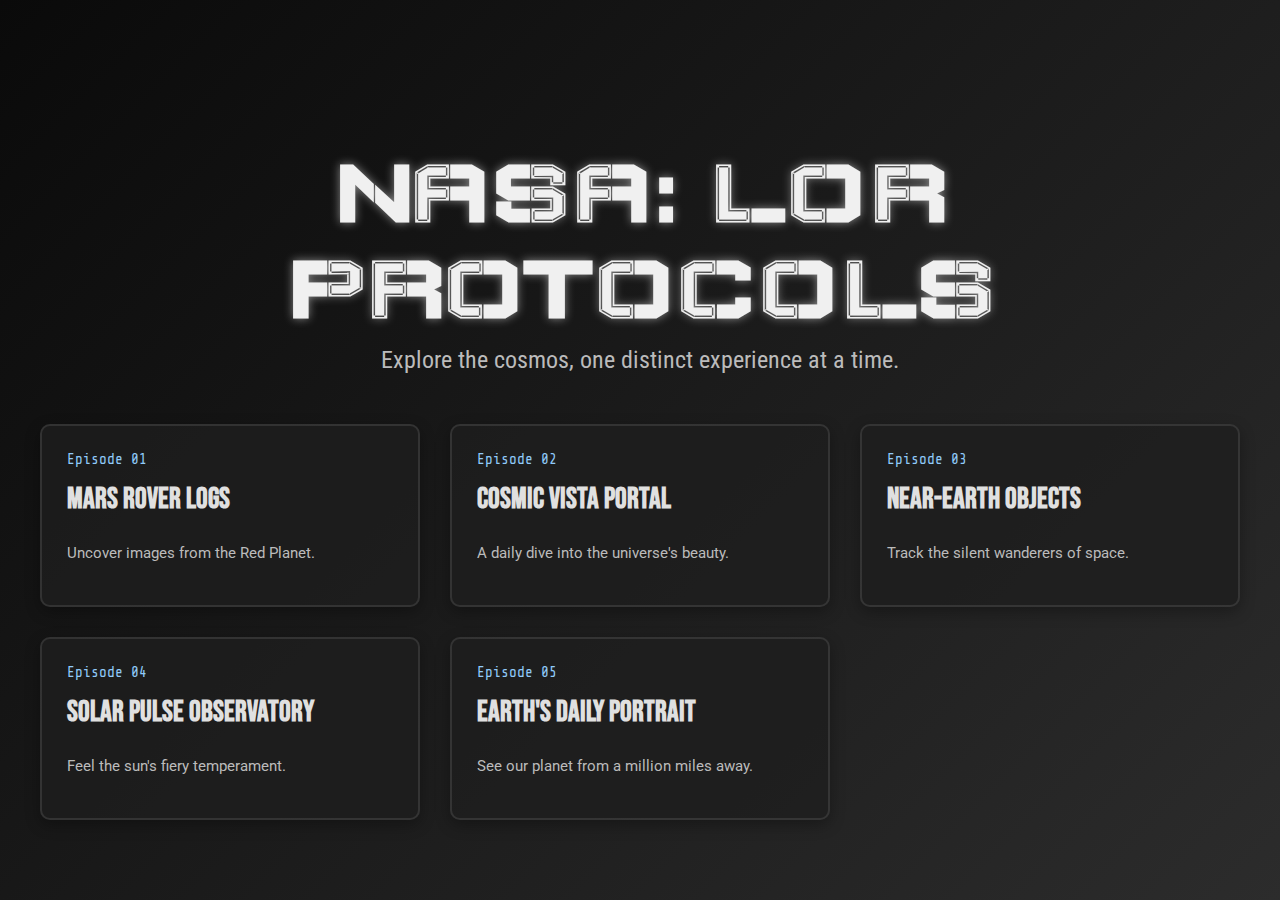
<file: index.html>
<!DOCTYPE html>
<html lang="en">
<head>
    <meta charset="UTF-8">
    <meta name="viewport" content="width=device-width, initial-scale=1.0">
    <title>NASA: LOR PROTOCOLS</title>
    <link rel="stylesheet" href="style.css">
    <link rel="preconnect" href="https://fonts.googleapis.com">
    <link rel="preconnect" href="https://fonts.gstatic.com" crossorigin>
    <link href="https://fonts.googleapis.com/css2?family=Bebas+Neue&family=Cinzel+Decorative&family=Electrolize&family=Exo+2:wght@400;700&family=Orbitron:wght@400;700&family=Roboto+Condensed&family=Roboto+Mono&family=Roboto:wght@300;400;700&family=Share+Tech+Mono&family=Space+Mono&family=Spectral&family=Wallpoet&display=swap" rel="stylesheet">
</head>
<body>
    <header class="hidden-back-button">
        <button id="backToHomeBtn" class="home-button">← Back to Universe Select</button>
    </header>

    <main id="home-screen" class="active">
        <h1 class="main-title">NASA: LOR PROTOCOLS</h1>
        <p class="tagline">Explore the cosmos, one distinct experience at a time.</p>
        <div class="episode-grid">
            <div class="episode-card" id="card-mars-rover" data-target="mars.html">
                <span class="episode-number">Episode 01</span>
                <h2>Mars Rover Logs</h2>
                <p>Uncover images from the Red Planet.</p>
            </div>
            <div class="episode-card" id="card-apod" data-target="apod.html">
                <span class="episode-number">Episode 02</span>
                <h2>Cosmic Vista Portal</h2>
                <p>A daily dive into the universe's beauty.</p>
            </div>
            <div class="episode-card" id="card-asteroids" data-target="asteroids.html">
                <span class="episode-number">Episode 03</span>
                <h2>Near-Earth Objects</h2>
                <p>Track the silent wanderers of space.</p>
            </div>
            <div class="episode-card" id="card-space-weather" data-target="space-weather.html">
                <span class="episode-number">Episode 04</span>
                <h2>Solar Pulse Observatory</h2>
                <p>Feel the sun's fiery temperament.</p>
            </div>
            <div class="episode-card" id="card-epic" data-target="epic.html">
                <span class="episode-number">Episode 05</span>
                <h2>Earth's Daily Portrait</h2>
                <p>See our planet from a million miles away.</p>
            </div>
        </div>
    </main>

    <div id="loading" class="loading-overlay">
        <div class="loading-spinner"></div>
        <p>Calculating Hyperdrive...</p>
    </div>

    <script src="script.js"></script>
</body>
</html>
</file>
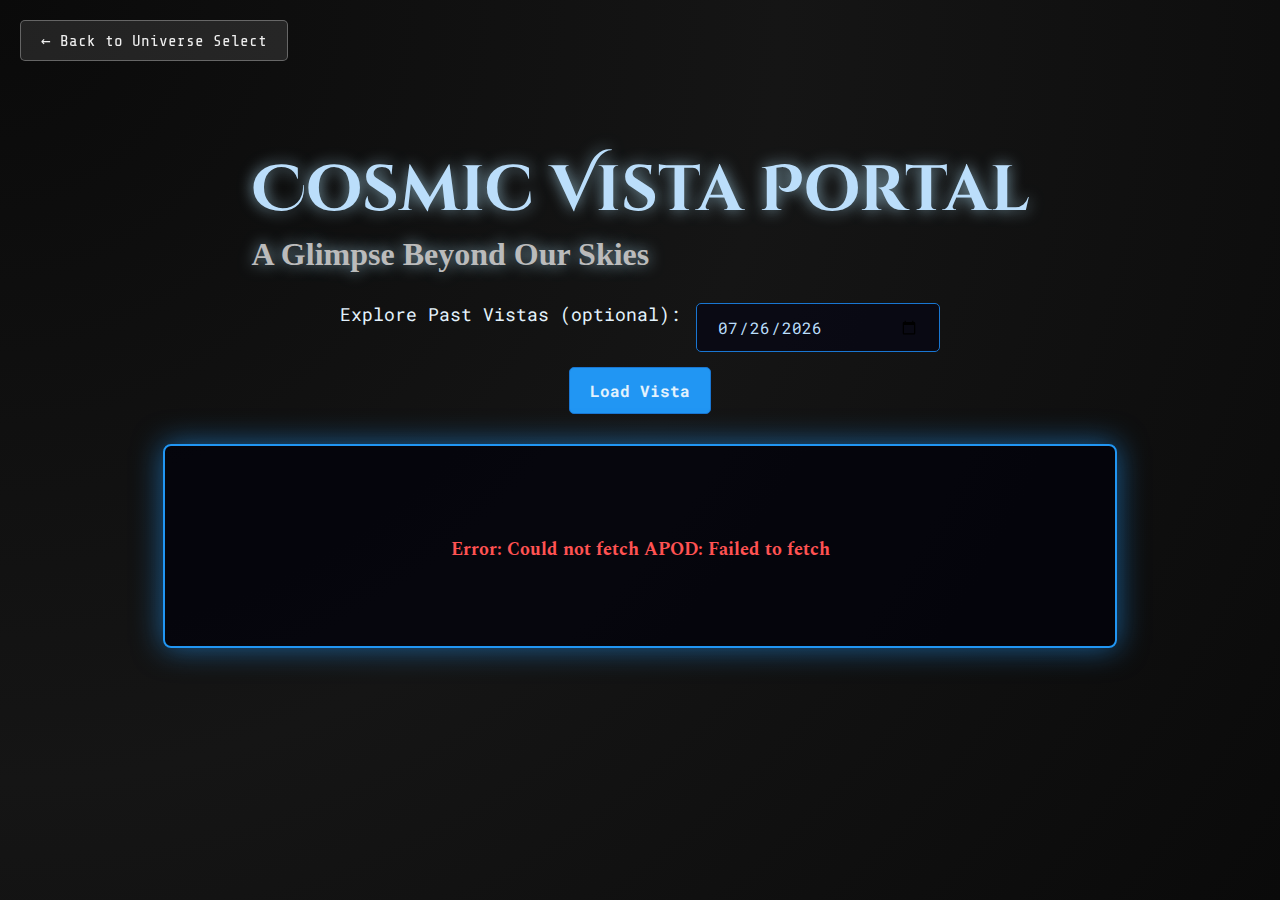
<file: apod.html>
<!DOCTYPE html>
<html lang="en">
<head>
    <meta charset="UTF-8">
    <meta name="viewport" content="width=device-width, initial-scale=1.0">
    <title>NASA: Love, Death + Robots Style - Cosmic Vista Portal</title>
    <link rel="stylesheet" href="style.css">
    <link rel="preconnect" href="https://fonts.googleapis.com">
    <link rel="preconnect" href="https://fonts.gstatic.com" crossorigin>
    <link href="https://fonts.googleapis.com/css2?family=Bebas+Neue&family=Cinzel+Decorative&family=Electrolize&family=Exo+2:wght@400;700&family=Orbitron:wght@400;700&family=Roboto+Condensed&family=Roboto+Mono&family=Roboto:wght@300;400;700&family=Share+Tech+Mono&family=Space+Mono&family=Spectral&family=Wallpoet&display=swap" rel="stylesheet">
</head>
<body>
    <header>
        <button id="backToHomeBtn" class="home-button">← Back to Universe Select</button>
    </header>

    <section id="apod" class="content-section active">
        <div class="section-inner-wrapper">
            <h2 class="section-title">Cosmic Vista Portal <br> <small>A Glimpse Beyond Our Skies</small></h2>
            <div class="input-group">
                <label for="apodDate">Explore Past Vistas (optional):</label>
                <input type="date" id="apodDate" max="" class="dynamic-max-date">
                <button id="fetchApod">Load Vista</button>
            </div>
            <div id="apodContent" class="results-container">
                <p>Loading today's cosmic vista...</p>
            </div>
        </div>
    </section>

    <div id="loading" class="loading-overlay">
        <div class="loading-spinner"></div>
        <p>Calculating Hyperdrive...</p>
    </div>

    <script src="script.js"></script>
</body>
</html>
</file>
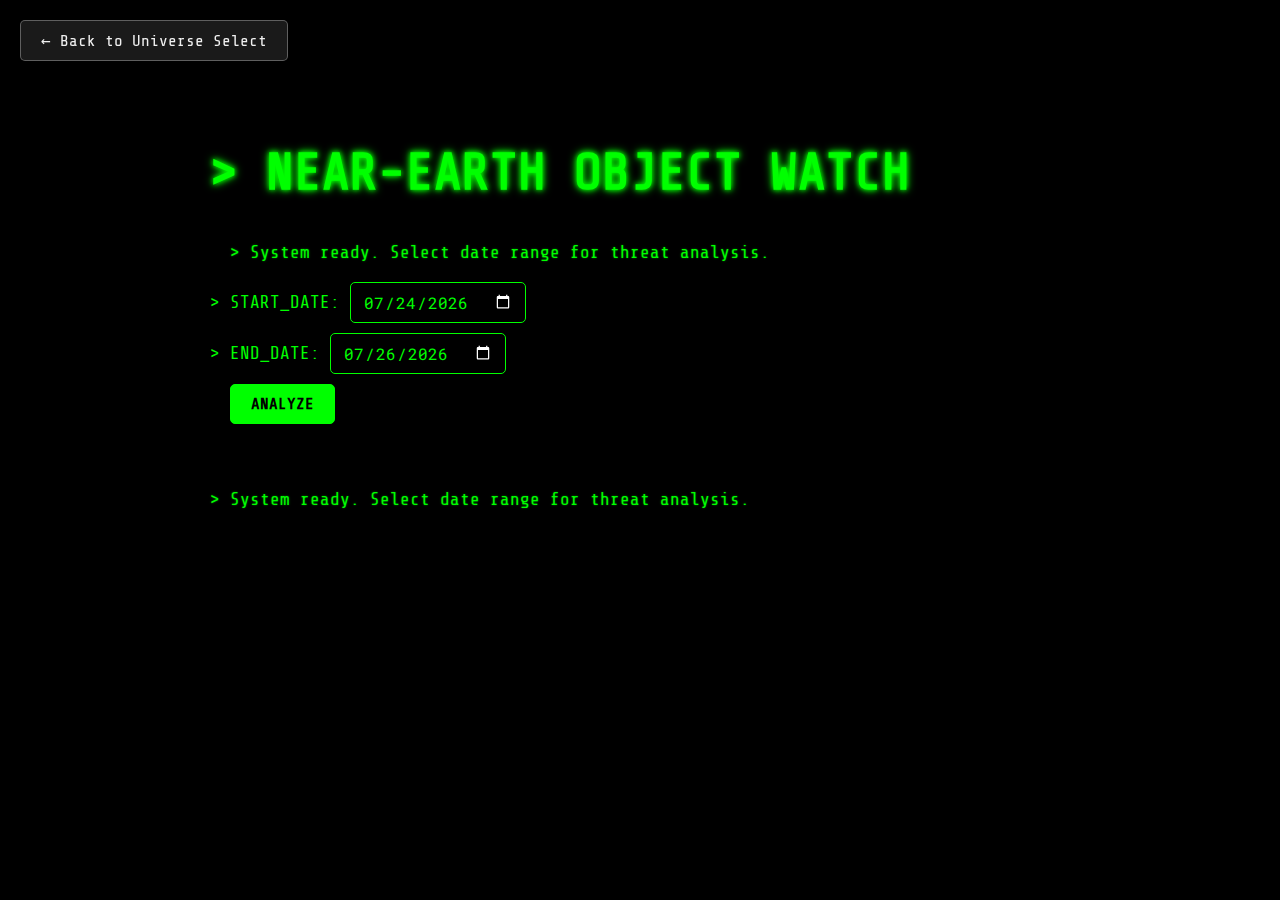
<file: asteroids.html>
<!DOCTYPE html>
<html lang="en">
<head>
    <meta charset="UTF-8">
    <meta name="viewport" content="width=device-width, initial-scale=1.0">
    <title>NASA: Love, Death + Robots Style - Near-Earth Objects</title>
    <link rel="stylesheet" href="style.css">
    <link rel="preconnect" href="https://fonts.googleapis.com">
    <link rel="preconnect" href="https://fonts.gstatic.com" crossorigin>
    <link href="https://fonts.googleapis.com/css2?family=Bebas+Neue&family=Cinzel+Decorative&family=Electrolize&family=Exo+2:wght@400;700&family=Orbitron:wght@400;700&family=Roboto+Condensed&family=Roboto+Mono&family=Roboto:wght@300;400;700&family=Share+Tech+Mono&family=Space+Mono&family=Spectral&family=Wallpoet&display=swap" rel="stylesheet">
</head>
<body>
    <header>
        <button id="backToHomeBtn" class="home-button">← Back to Universe Select</button>
    </header>

    <section id="asteroids" class="content-section active">
        <div class="section-inner-wrapper">
            <h2 class="section-title">> NEAR-EARTH OBJECT WATCH</h2>
            <div class="input-group asteroid-input-group">
                <p class="system-message">> System ready. Select date range for threat analysis.</p>
                <div class="input-row">
                    <label for="asteroidStartDate">> START_DATE:</label>
                    <input type="date" id="asteroidStartDate" value="">
                </div>
                <div class="input-row">
                    <label for="asteroidEndDate">> END_DATE:</label>
                    <input type="date" id="asteroidEndDate" value="">
                </div>
                <button id="fetchAsteroids">ANALYZE</button>
            </div>
            <div id="asteroidContent" class="results-container terminal-output">

            </div>
        </div>
    </section>

    <div id="loading" class="loading-overlay">
        <div class="loading-spinner"></div>
        <p>Calculating Hyperdrive...</p>
    </div>

    <script src="script.js"></script>
</body>
</html>
</file>
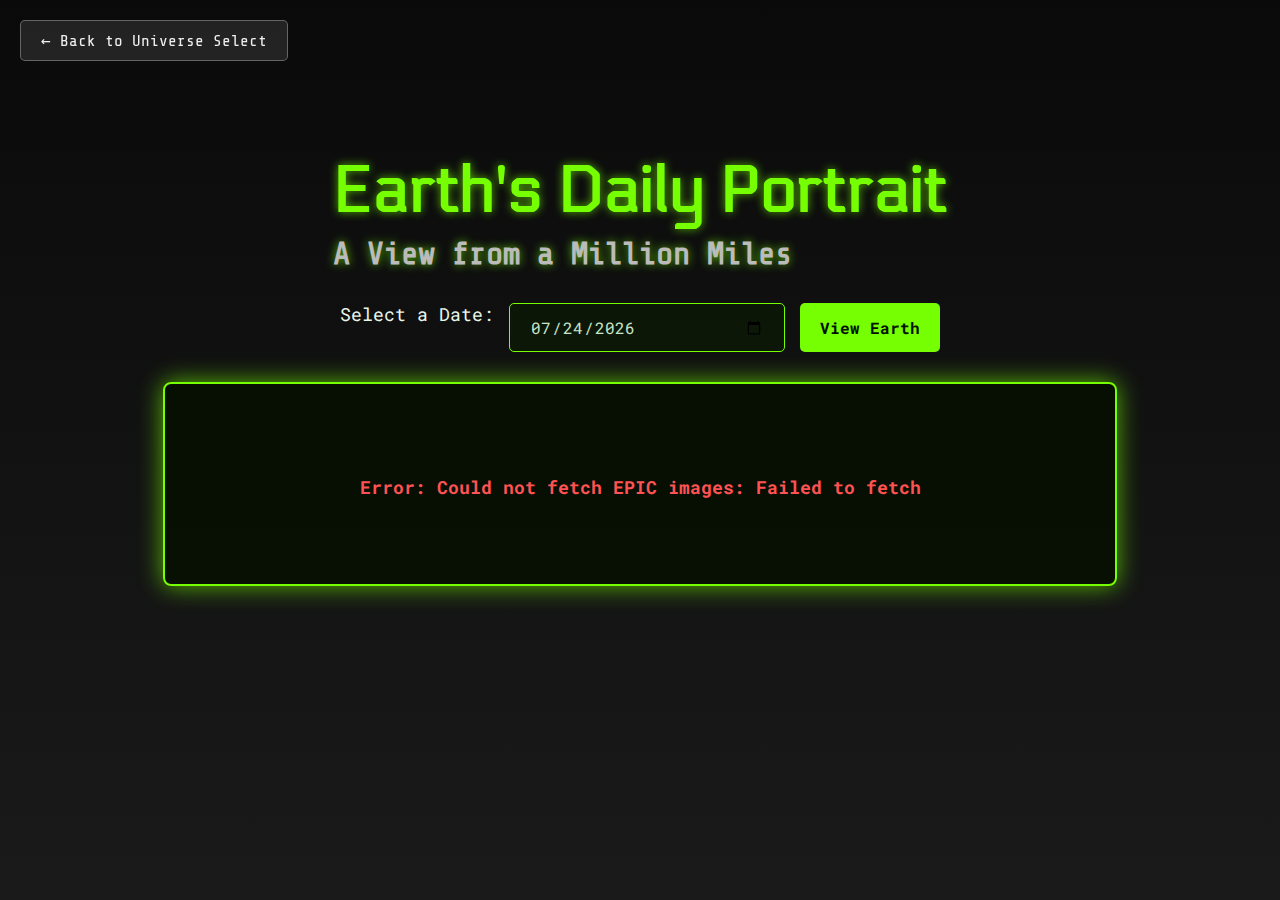
<file: epic.html>
<!DOCTYPE html>
<html lang="en">
<head>
    <meta charset="UTF-8">
    <meta name="viewport" content="width=device-width, initial-scale=1.0">
    <title>NASA: Love, Death + Robots Style - Earth's Daily Portrait</title>
    <link rel="stylesheet" href="style.css">
    <link rel="preconnect" href="https://fonts.googleapis.com">
    <link rel="preconnect" href="https://fonts.gstatic.com" crossorigin>
    <link href="https://fonts.googleapis.com/css2?family=Bebas+Neue&family=Cinzel+Decorative&family=Electrolize&family=Exo+2:wght@400;700&family=Orbitron:wght@400;700&family=Roboto+Condensed&family=Roboto+Mono&family=Roboto:wght@300;400;700&family=Share+Tech+Mono&family=Space+Mono&family=Spectral&family=Wallpoet&display=swap" rel="stylesheet">
</head>
<body>
    <header>
        <button id="backToHomeBtn" class="home-button">← Back to Universe Select</button>
    </header>

    <section id="epic" class="content-section active">
        <div class="section-inner-wrapper">
            <h2 class="section-title">Earth's Daily Portrait <br> <small>A View from a Million Miles</small></h2>
            <div class="input-group">
                <label for="epicDate">Select a Date:</label>
                <input type="date" id="epicDate" max="">
                <button id="fetchEpicImages">View Earth</button>
            </div>
            <div id="epicContent" class="results-container">
                <p>Loading today's EPIC Earth image...</p>
            </div>
        </div>
    </section>

    <div id="loading" class="loading-overlay">
        <div class="loading-spinner"></div>
        <p>Calculating Hyperdrive...</p>
    </div>

    <script src="script.js"></script>
</body>
</html>
</file>
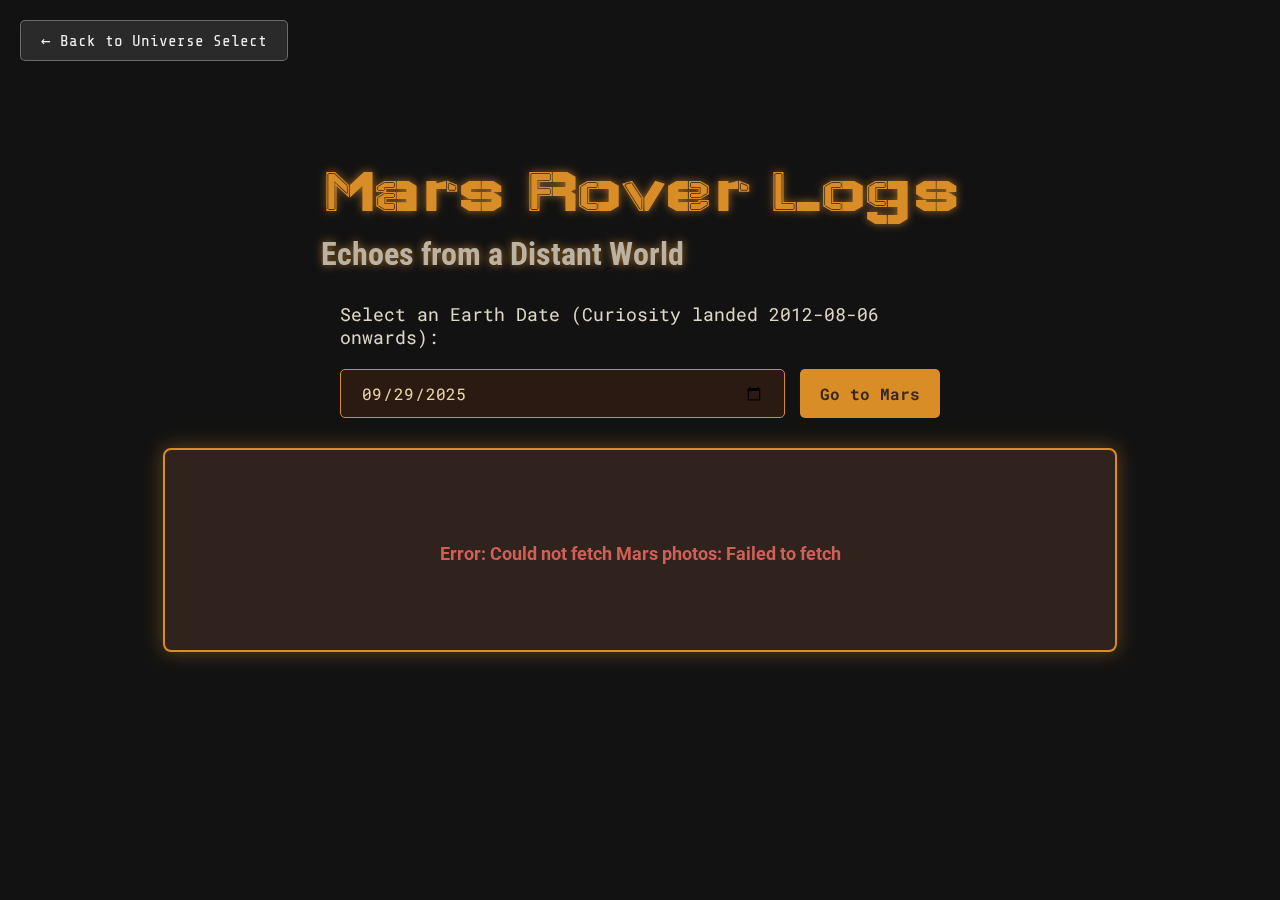
<file: mars.html>
<!DOCTYPE html>
<html lang="en">
<head>
    <meta charset="UTF-8">
    <meta name="viewport" content="width=device-width, initial-scale=1.0">
    <title>NASA: Love, Death + Robots Style - Mars Rover Logs</title>
    <link rel="stylesheet" href="style.css">
    <!-- Google Fonts Imports for thematic styling -->
    <link rel="preconnect" href="https://fonts.googleapis.com">
    <link rel="preconnect" href="https://fonts.gstatic.com" crossorigin>
    <link href="https://fonts.googleapis.com/css2?family=Bebas+Neue&family=Cinzel+Decorative&family=Electrolize&family=Exo+2:wght@400;700&family=Orbitron:wght@400;700&family=Roboto+Condensed&family=Roboto+Mono&family=Roboto:wght@300;400;700&family=Share+Tech+Mono&family=Space+Mono&family=Spectral&family=Wallpoet&display=swap" rel="stylesheet">
</head>
<body>
    <header>
        <button id="backToHomeBtn" class="home-button">← Back to Universe Select</button>
    </header>

    <section id="mars-rover" class="content-section active">
        <div class="section-inner-wrapper">
            <h2 class="section-title">Mars Rover Logs <br> <small>Echoes from a Distant World</small></h2>
            <div class="input-group">
                <label for="marsDate">Select an Earth Date (Curiosity landed 2012-08-06 onwards):</label>
                <input type="date" id="marsDate" min="2012-08-06" max="2024-12-31">
                <button id="fetchMarsPhotos">Go to Mars</button>
            </div>
            <div id="marsContent" class="results-container">
                <p>Enter a date and explore photos taken by the Curiosity Rover on Mars!</p>
                <div class="mars-gallery"></div>
            </div>
        </div>
    </section>

    <div id="loading" class="loading-overlay">
        <div class="loading-spinner"></div>
        <p>Calculating Hyperdrive...</p>
    </div>

    <script src="script.js"></script>
</body>
</html>
</file>
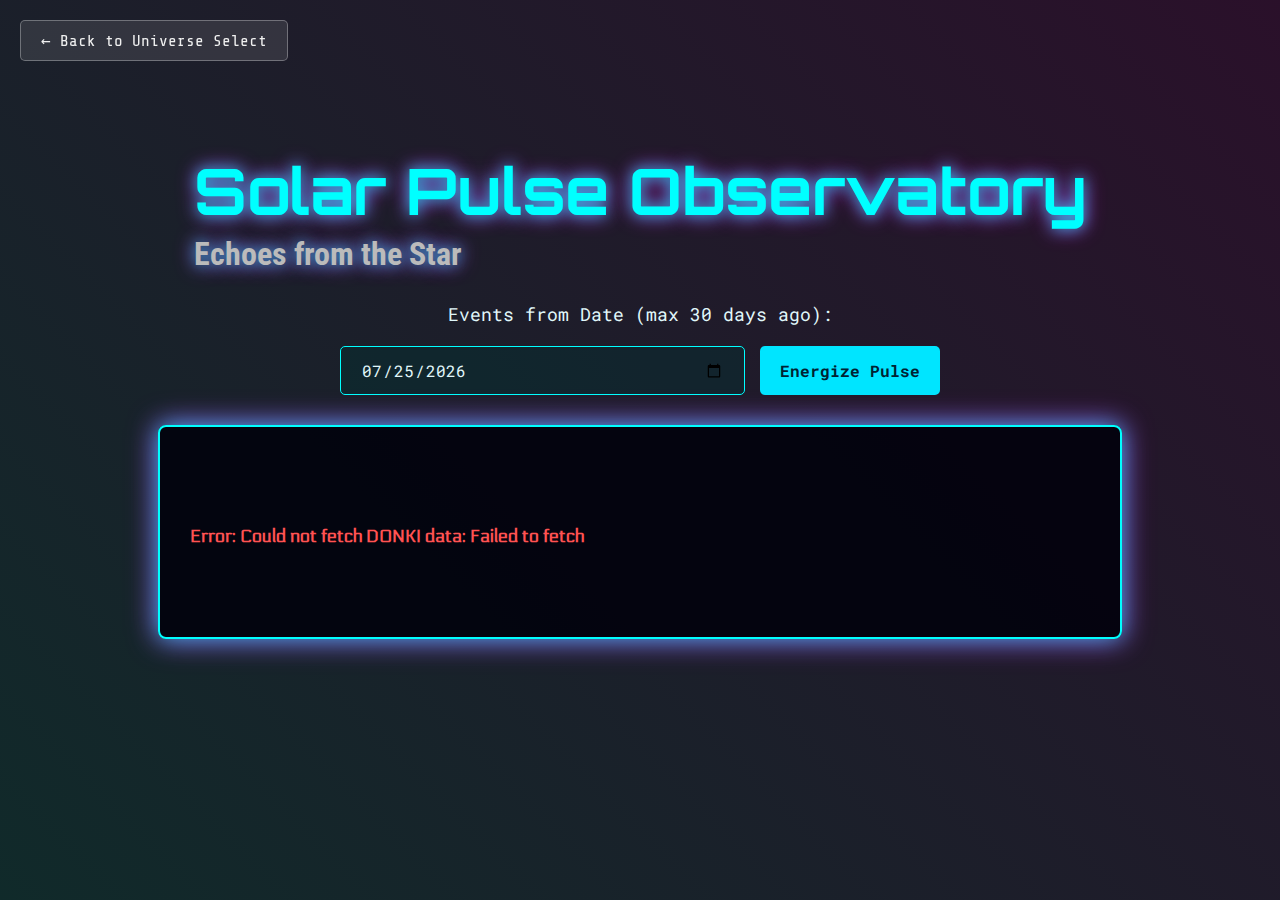
<file: space-weather.html>
<!DOCTYPE html>
<html lang="en">
<head>
    <meta charset="UTF-8">
    <meta name="viewport" content="width=device-width, initial-scale=1.0">
    <title>NASA: Love, Death + Robots Style - Solar Pulse Observatory</title>
    <link rel="stylesheet" href="style.css">
    <link rel="preconnect" href="https://fonts.googleapis.com">
    <link rel="preconnect" href="https://fonts.gstatic.com" crossorigin>
    <link href="https://fonts.googleapis.com/css2?family=Bebas+Neue&family=Cinzel+Decorative&family=Electrolize&family=Exo+2:wght@400;700&family=Orbitron:wght@400;700&family=Roboto+Condensed&family=Roboto+Mono&family=Roboto:wght@300;400;700&family=Share+Tech+Mono&family=Space+Mono&family=Spectral&family=Wallpoet&display=swap" rel="stylesheet">
</head>
<body>
    <header>
        <button id="backToHomeBtn" class="home-button">← Back to Universe Select</button>
    </header>

    <section id="space-weather" class="content-section active">
        <div class="section-inner-wrapper">
            <h2 class="section-title">Solar Pulse Observatory <br> <small>Echoes from the Star</small></h2>
            <div class="input-group">
                <label for="donkiDate">Events from Date (max 30 days ago):</label>
                <input type="date" id="donkiDate">
                <button id="fetchDonki">Energize Pulse</button>
            </div>
            <div id="donkiContent" class="results-container">
               
                <p>Discover recent solar flares and coronal mass ejections!</p>
            </div>
        </div>
    </section>

    <div id="loading" class="loading-overlay">
        <div class="loading-spinner"></div>
        <p>Calculating Hyperdrive...</p>
    </div>

    <script src="script.js"></script>
</body>
</html>
</file>
<file: style.css>
/* General Body & Root Styles */
:root {
    --text-color-light: #F0F0F0;
    --text-color-dark: #222;
    --background-dark: #121212;
    --primary-accent: #E0E0E0;
    --transition-speed: 0.3s ease;
}

::-webkit-scrollbar { display: none; }

html, body {
    height: 100%;
    margin: 0;
    padding: 0;
    overflow-x: hidden;
    overflow-y: auto;
}

body {
    font-family: 'Roboto', sans-serif;
    background-color: var(--background-dark);
    color: var(--text-color-light);
    display: flex;
    flex-direction: column;
    min-height: 100vh;
}

/* Header & Back Button */
header {
    width: 100%;
    padding: 20px;
    box-sizing: border-box;
    display: flex;
    justify-content: flex-start;
    align-items: center;
    position: fixed;
    top: 0;
    left: 0;
    z-index: 100;
    transition: transform var(--transition-speed);
}

header.hidden-back-button {
    transform: translateY(-100%);
}

.home-button {
    background: rgba(255, 255, 255, 0.1);
    color: var(--text-color-light);
    border: 1px solid rgba(255, 255, 255, 0.3);
    padding: 10px 20px;
    border-radius: 5px;
    cursor: pointer;
    font-size: 1em;
    transition: background 0.2s ease, border 0.2s ease, color 0.2s ease;
    font-family: 'Share Tech Mono', monospace; /* Techy font for button */
}

.home-button:hover {
    background: rgba(255, 255, 255, 0.2);
    color: white;
}

/* Main Home Screen */
#home-screen {
    display: flex;
    flex-direction: column;
    align-items: center;
    justify-content: center;
    min-height: 100vh;
    padding: 20px;
    text-align: center;
    background: linear-gradient(135deg, #0A0A0A, #2C2C2C);
    opacity: 1;
    transition: opacity var(--transition-speed);
    box-sizing: border-box;
}

#home-screen.hidden {
    opacity: 0;
    pointer-events: none;
}

.main-title {
    font-family: 'Wallpoet', cursive;
    font-size: clamp(2.5em, 8vw, 6em);
    color: #F0F0F0;
    text-shadow: 0 0 10px rgba(255, 255, 255, 0.5);
    margin-bottom: 10px;
}

.tagline {
    font-family: 'Roboto Condensed', sans-serif;
    font-size: clamp(1em, 3vw, 1.5em);
    color: #BBBBBB;
    margin-top: 0;
    margin-bottom: 50px;
}

.episode-grid {
    display: grid;
    grid-template-columns: repeat(auto-fit, minmax(280px, 1fr));
    gap: 30px;
    max-width: 1200px;
    width: 100%;
}

.episode-card {
    background-color: rgba(30, 30, 30, 0.8);
    border: 2px solid rgba(255, 255, 255, 0.1);
    border-radius: 10px;
    padding: 25px;
    text-align: left;
    cursor: pointer;
    transition: transform 0.3s ease, background-color 0.3s ease, border-color 0.3s ease, box-shadow 0.3s ease;
    display: flex;
    flex-direction: column;
    justify-content: space-between;
    overflow: hidden;
    position: relative;
    box-shadow: 0 5px 15px rgba(0, 0, 0, 0.3);
}

.episode-card:hover {
    transform: translateY(-10px);
    background-color: rgba(40, 40, 40, 0.9);
    border-color: rgba(255, 255, 255, 0.3);
    box-shadow: 0 8px 25px rgba(0, 0, 0, 0.5);
}

.episode-card .episode-number {
    font-family: 'Share Tech Mono', monospace;
    font-size: 0.9em;
    color: #90CAF9;
    margin-bottom: 10px;
    display: block;
}

.episode-card h2 {
    font-family: 'Bebas Neue', cursive;
    font-size: 1.8em;
    color: var(--primary-accent);
    margin-top: 5px;
    margin-bottom: 10px;
}

.episode-card p {
    font-family: 'Roboto', sans-serif;
    font-size: 0.95em;
    color: #BBBBBB;
    line-height: 1.5;
}


/* Section General Styles */
.content-section {
    position: relative;
    top: 0;
    left: 0;
    width: 100%;
    min-height: 100vh;
    box-sizing: border-box;
    background-size: cover;
    background-position: center;
    overflow-y: auto;
}
.content-section.active {
    opacity: 1;
    pointer-events: all;
    transform: translateX(0);
}

.section-inner-wrapper {
    padding: 100px 20px 40px 20px;
    width: 100%;
    box-sizing: border-box;
    display: flex;
    flex-direction: column;
    align-items: center;
    min-height: 100%;
}

.section-title {
    font-family: 'Wallpoet', cursive;
    font-size: clamp(2em, 5vw, 4em);
    color: var(--primary-accent);
    text-shadow: 0 0 10px rgba(255, 255, 255, 0.3);
    margin-bottom: 30px;
    line-height: 1.2;
}

.section-title small {
    display: block;
    font-size: 0.5em;
    font-family: 'Roboto Condensed', sans-serif;
    color: #BBBBBB;
    margin-top: 5px;
}

.input-group {
    display: flex;
    flex-wrap: wrap;
    justify-content: center;
    gap: 15px;
    margin-bottom: 30px;
    width: 100%;
    max-width: 600px;
}

.input-group label {
    display: block;
    font-size: 1.1em;
    margin-bottom: 5px;
    font-family: 'Roboto Mono', monospace;
}

.input-group input[type="date"],
.input-group button {
    padding: 12px 20px;
    border-radius: 5px;
    font-size: 1em;
    border: none;
    cursor: pointer;
    font-family: 'Roboto Mono', monospace;
    transition: all 0.3s ease;
}

.input-group input[type="date"] {
    background-color: rgba(255, 255, 255, 0.1);
    color: var(--text-color-light);
    border: 1px solid rgba(255, 255, 255, 0.3);
    flex-grow: 1;
    min-width: 200px;
}

.input-group input[type="date"]:focus {
    outline: none;
    box-shadow: 0 0 0 3px rgba(144, 202, 249, 0.5);
}

.input-group button {
    background-color: #90CAF9;
    color: var(--background-dark);
    font-weight: bold;
    flex-shrink: 0;
}

.input-group button:hover {
    background-color: #64B5F6;
    transform: translateY(-2px);
}

.results-container {
    width: 100%;
    max-width: 900px;
    background-color: rgba(30, 30, 30, 0.7);
    border-radius: 8px;
    padding: 25px;
    box-shadow: 0 5px 20px rgba(0, 0, 0, 0.4);
    min-height: 150px;
    display: flex;
    flex-direction: column;
    justify-content: center;
    align-items: center;
    color: var(--text-color-light);
    font-family: 'Roboto', sans-serif;
    line-height: 1.6;
    margin-bottom: 20px;
}

.results-container h3 {
    margin-top: 0;
    color: var(--primary-accent);
    font-family: 'Bebas Neue', cursive;
    font-size: 1.5em;
    border-bottom: 1px solid rgba(255, 255, 255, 0.1);
    padding-bottom: 10px;
    margin-bottom: 20px;
    text-align: center;
}

.results-container p {
    margin-bottom: 10px;
    font-size: 1em;
}

.results-container img, .results-container video {
    max-width: 100%;
    height: auto;
    border-radius: 8px;
    margin-top: 20px;
    box-shadow: 0 0 15px rgba(0, 0, 0, 0.3);
}
/* APOD video container for responsive sizing */
.apod-video-container {
    position: relative;
    padding-bottom: 56.25%;
    height: 0;
    overflow: hidden;
    max-width: 100%;
    background: #000;
    margin-top: 20px;
    border-radius: 8px;
}
.apod-video-container iframe {
    position: absolute;
    top: 0;
    left: 0;
    width: 100%;
    height: 100%;
}


.results-container .error-message {
    color: #FF5252;
    font-weight: bold;
    font-size: 1.1em;
}

/* Loading Overlay */
.loading-overlay {
    position: fixed;
    top: 0;
    left: 0;
    width: 100%;
    height: 100%;
    background-color: rgba(0, 0, 0, 0.8);
    display: flex;
    flex-direction: column;
    justify-content: center;
    align-items: center;
    z-index: 999;
    color: white;
    font-family: 'Share Tech Mono', monospace;
    font-size: 1.5em;
    opacity: 0;
    pointer-events: none;
    transition: opacity 0.3s ease;
}

.loading-overlay.active {
    opacity: 1;
    pointer-events: all;
}

.loading-spinner {
    border: 8px solid rgba(255, 255, 255, 0.3);
    border-top: 8px solid #90CAF9;
    border-radius: 50%;
    width: 60px;
    height: 60px;
    animation: spin 1s linear infinite;
    margin-bottom: 20px;
}

@keyframes spin {
    0% { transform: rotate(0deg); }
    100% { transform: rotate(360deg); }
}

/* Individual Section Styles - Love, Death + Robots inspired */

/* MARS ROVER EXPLORER (EPISODE 01) */
#mars-rover {
    filter: sepia(0.3) brightness(0.9);
}

#mars-rover .section-title { color: #FF8F00; text-shadow: 0 0 8px rgba(255, 143, 0, 0.7); }
#mars-rover .input-group label { color: #E0E0E0; }
#mars-rover input[type="date"] {
    background-color: rgba(120, 40, 0, 0.3);
    color: #FFE0B2;
    border: 1px solid #FF8F00;
}
#mars-rover input[type="date"]:focus {
    box-shadow: 0 0 0 3px rgba(255, 143, 0, 0.5);
}
#mars-rover button {
    background-color: #FF8F00;
    color: #3E2723;
}
#mars-rover button:hover { background-color: #E65100; }
#mars-rover .results-container {
    background-color: rgba(62, 39, 35, 0.8);
    border: 2px solid #FF8F00;
    box-shadow: 0 0 20px rgba(255, 143, 0, 0.4);
    color: #FFE0B2;
}
#mars-rover .results-container h3 { color: #FF8F00; border-bottom-color: rgba(255, 143, 0, 0.3); }

/* Specific for Mars Gallery */
#mars-rover .mars-gallery {
    display: grid;
    grid-template-columns: repeat(auto-fit, minmax(250px, 1fr));
    gap: 20px;
    margin-top: 20px;
    width: 100%;
}

#mars-rover .mars-photo-item {
    background-color: rgba(30, 10, 0, 0.6);
    border: 1px solid rgba(255, 143, 0, 0.4);
    border-radius: 8px;
    padding: 15px;
    text-align: center;
    box-shadow: 0 4px 10px rgba(0, 0, 0, 0.3);
}

#mars-rover .mars-photo-item img {
    max-width: 100%;
    height: 200px;
    object-fit: cover;
    border-radius: 5px;
    margin-bottom: 10px;
    border: 1px solid rgba(255, 143, 0, 0.2);
}

#mars-rover .mars-photo-item p {
    font-family: 'Roboto Mono', monospace;
    font-size: 0.9em;
    color: #FFC107;
    margin: 5px 0;
}


/* APOD PORTAL (EPISODE 02) */
#apod {
    background: radial-gradient(circle at top left, #0A0A0A 0%, #151515 50%, #0A0A0A 100%);
    background-blend-mode: multiply;
    animation: panBackground 60s linear infinite alternate;
}

@keyframes panBackground {
    0% { background-position: 0% 0%; }
    100% { background-position: 100% 100%; }
}

#apod .section-title { font-family: 'Cinzel Decorative', cursive; color: #BBDEFB; text-shadow: 0 0 15px rgba(179, 229, 252, 0.7); }
#apod .section-title small { font-family: 'Cormorant Garamond', serif; }
#apod .input-group label { color: #E3F2FD; }
#apod input[type="date"] {
    background-color: rgba(0, 0, 20, 0.5);
    color: #BBDEFB;
    border: 1px solid #1976D2;
}
#apod input[type="date"]:focus {
    box-shadow: 0 0 0 3px rgba(25, 118, 210, 0.5);
}
#apod button {
    background-color: #2196F3;
    color: #E3F2FD;
    border: 1px solid #1976D2;
}
#apod button:hover { background-color: #1976D2; }
#apod .results-container {
    background-color: rgba(0, 0, 10, 0.7);
    border: 2px solid #2196F3;
    box-shadow: 0 0 30px rgba(33, 150, 243, 0.6);
    color: #E3F2FD;
    font-family: 'Spectral', serif;
}
#apod .results-container h3 { font-family: 'Cinzel Decorative', cursive; color: #BBDEFB; border-bottom-color: rgba(33, 150, 243, 0.3); }

/* ASTEROID RADAR (EPISODE 03) */
#asteroids {
    background-color: #000;
    background-image: none;
}

#asteroids .section-title {
    font-family: 'Share Tech Mono', monospace;
    color: #00FF00;
    text-shadow: 0 0 5px #00FF00, 0 0 10px #00FF00;
    font-size: clamp(1.8em, 4vw, 3.5em);
    text-align: left;
    width: 100%;
    max-width: 900px;
    margin-bottom: 20px;
    padding-left: 20px; 
    box-sizing: border-box;
}
#asteroids .section-title small { display: none; }

#asteroids .input-group {
    flex-direction: column;
    align-items: flex-start;
    gap: 10px;
    max-width: 900px;
    padding-left: 20px;
    box-sizing: border-box;
}

#asteroids .input-row {
    display: flex;
    align-items: center;
    gap: 10px;
    width: 100%;
}

#asteroids .input-group label {
    font-family: 'Share Tech Mono', monospace;
    color: #00FF00;
    font-size: 1.1em;
    margin-bottom: 0;
    white-space: nowrap;
}

#asteroids .input-group input[type="date"] {
    background-color: #000;
    color: #00FF00;
    border: 1px solid #00FF00;
    flex-grow: 0;
    width: auto;
    padding: 8px 12px;
    font-size: 1em;
    min-width: 150px;
}
#asteroids .input-group input[type="date"]:focus {
    box-shadow: 0 0 0 2px #00FF00;
    outline: none;
}

#asteroids .input-group input[type="date"]::-webkit-calendar-picker-indicator {
    filter: invert(1) hue-rotate(90deg) brightness(2);
    cursor: pointer;
}


#asteroids button {
    background-color: #00FF00;
    color: #000;
    font-weight: bold;
    font-family: 'Share Tech Mono', monospace;
    padding: 10px 20px;
    border: 1px solid #00FF00;
    align-self: flex-start;
    margin-left: 20px;
}
#asteroids button:hover {
    background-color: #00CC00;
    box-shadow: 0 0 10px #00FF00;
    transform: none;
}

#asteroids .system-message {
    font-family: 'Share Tech Mono', monospace;
    color: #00FF00;
    font-size: 1.1em;
    text-align: left;
    width: 100%;
    margin-bottom: 10px;
    padding-left: 20px;
    box-sizing: border-box;
    text-shadow: 0 0 2px rgba(0, 255, 0, 0.5);
}

#asteroids .results-container.terminal-output {
    background-color: transparent;
    border: none;
    box-shadow: none;
    padding: 0;
    width: 100%;
    max-width: 900px;
    margin-top: 30px;
    text-align: left;
    display: block;
}

#asteroids .terminal-output p {
    font-family: 'Share Tech Mono', monospace;
    color: #00FF00;
    font-size: 1.1em;
    margin: 5px 0;
    text-shadow: 0 0 2px rgba(0, 255, 0, 0.5);
    padding-left: 20px;
    box-sizing: border-box;
    line-height: 1.2;
}

#asteroids .terminal-output a {
    color: #00FFFF;
    text-decoration: none;
    text-shadow: 0 0 5px #00FFFF;
}
#asteroids .terminal-output a:hover {
    text-decoration: underline;
}


/* SPACE WEATHER WATCH (EPISODE 04) */
#space-weather {
    position: relative;
}
#space-weather::before {
    content: '';
    position: absolute;
    top: 0;
    left: 0;
    right: 0;
    bottom: 0;
    background: linear-gradient(45deg, rgba(0, 255, 255, 0.1), rgba(255, 0, 255, 0.1));
    animation: neonGlow 10s ease-in-out infinite alternate;
    z-index: 1;
}
#space-weather .section-inner-wrapper > * { z-index: 2; position: relative; }

#space-weather .section-title {
    font-family: 'Orbitron', sans-serif; color: #00FFFF; text-shadow: 0 0 15px rgba(0, 255, 255, 0.8), 0 0 20px rgba(255, 0, 255, 0.8);
}
#space-weather .input-group label { color: #E0F7FA; }
#space-weather input[type="date"] {
    background-color: rgba(0, 50, 50, 0.4);
    color: #E0F7FA;
    border: 1px solid #00FFFF;
}
#space-weather input[type="date"]:focus {
    box-shadow: 0 0 0 3px rgba(0, 255, 255, 0.6);
}
#space-weather button {
    background-color: #00E5FF;
    color: #002233;
    font-weight: bold;
}
#space-weather button:hover { background-color: #00B8D4; }

#space-weather .results-container {
    background-color: rgba(0, 0, 10, 0.85);
    border: 2px solid #00FFFF;
    box-shadow: 0 0 25px rgba(0, 255, 255, 0.7), 0 0 30px rgba(255, 0, 255, 0.7);
    color: #E0F7FA;
    font-family: 'Electrolize', sans-serif;
    padding: 30px;
    display: grid;
    grid-template-columns: 1fr;
    gap: 30px;
    text-align: left;
}

#space-weather .results-container h3 {
    text-align: center;
    font-family: 'Orbitron', sans-serif;
    color: #00FFFF;
    border-bottom-color: rgba(0, 255, 255, 0.3);
}

#space-weather .donki-category {
    background-color: rgba(0, 20, 20, 0.7);
    border-radius: 8px;
    padding: 20px;
    border: 1px solid rgba(0, 255, 255, 0.2);
    box-shadow: 0 0 15px rgba(0, 255, 255, 0.3);
}

#space-weather .donki-category h4 {
    font-family: 'Electrolize', sans-serif;
    color: #00FFFF;
    font-size: 1.4em;
    margin-top: 0;
    margin-bottom: 15px;
    text-shadow: 0 0 8px rgba(0, 255, 255, 0.5);
    display: flex;
    align-items: center;
    gap: 10px;
}

#space-weather .donki-category .category-icon {
    font-size: 1.2em;
    color: #FF00FF;
    text-shadow: 0 0 5px #FF00FF;
}

#space-weather .event-list {
    display: grid;
    gap: 20px;
}

#space-weather .donki-event-card {
    background-color: rgba(0, 10, 10, 0.6);
    border-radius: 6px;
    padding: 15px;
    border: 1px dashed rgba(0, 255, 255, 0.1);
    transition: background-color 0.2s ease, transform 0.2s ease;
}

#space-weather .donki-event-card:hover {
    background-color: rgba(0, 15, 15, 0.7);
    transform: translateY(-2px);
    box-shadow: 0 0 10px rgba(0, 255, 255, 0.4);
}

#space-weather .donki-event-card p {
    margin: 5px 0;
    font-size: 0.95em;
    line-height: 1.4;
}

#space-weather .donki-event-card strong {
    color: #BBDEFB;
}

#space-weather .highlight-class,
#space-weather .highlight-speed {
    font-weight: bold;
    color: #FF00FF;
    text-shadow: 0 0 5px #FF00FF;
}

#space-weather .event-note {
    font-style: italic;
    color: #90CAF9;
    font-size: 0.85em;
}

#space-weather .no-events-message {
    text-align: center;
    font-style: italic;
    color: rgba(224, 247, 250, 0.7);
    margin-top: 15px;
    padding: 10px;
    border: 1px dashed rgba(224, 247, 250, 0.1);
    border-radius: 5px;
}

#space-weather .donki-event-card a {
    color: #FFEB3B;
    text-decoration: none;
    font-family: 'Share Tech Mono', monospace;
}
#space-weather .donki-event-card a:hover {
    text-decoration: underline;
}


/* EARTH'S DAILY PORTRAIT (EPISODE 05) */
#epic {
    background: linear-gradient(180deg, #0A0A0A 0%, #1A1A1A 100%);
    background-size: cover, cover;
    background-blend-mode: overlay;
}

#epic .section-title { font-family: 'Electrolize', sans-serif; color: #76FF03; text-shadow: 0 0 10px rgba(118, 255, 3, 0.7); }
#epic .section-title small { font-family: 'Share Tech Mono', monospace; }
#epic .input-group label { color: #E8F5E9; }
#epic input[type="date"] {
    background-color: rgba(10, 30, 0, 0.5);
    color: #C8E6C9;
    border: 1px solid #76FF03;
}
#epic input[type="date"]:focus {
    box-shadow: 0 0 0 3px rgba(118, 255, 3, 0.6);
}
#epic button {
    background-color: #76FF03;
    color: #001100;
    font-weight: bold;
}
#epic button:hover { background-color: #558B2F; }
#epic .results-container {
    background-color: rgba(5, 15, 0, 0.9);
    border: 2px solid #76FF03;
    box-shadow: 0 0 25px rgba(118, 255, 3, 0.7);
    color: #C8E6C9;
    font-family: 'Roboto Mono', monospace;
}
#epic .results-container h3 { color: #76FF03; border-bottom-color: rgba(118, 255, 3, 0.3); }

@media (max-width: 768px) {
    .main-title { font-size: 3.5em; }
    .tagline { font-size: 1.2em; }
    .episode-grid {
        grid-template-columns: repeat(auto-fit, minmax(250px, 1fr));
    }
    .episode-card { padding: 20px; }
    .episode-card h2 { font-size: 1.5em; }

    .section-inner-wrapper { padding-top: 80px; }
    .section-title { font-size: 2.5em; margin-bottom: 20px; }
    .input-group { flex-direction: column; align-items: stretch; }
    .input-group input[type="date"],
    .input-group button { width: 100%; box-sizing: border-box; }
    .results-container { padding: 20px; }

    #asteroids .section-title { font-size: 2em; padding-left: 10px; }
    #asteroids .system-message { padding-left: 10px; }
    #asteroids .input-group { padding-left: 10px; }
    #asteroids button { margin-left: 10px; }
    #asteroids .terminal-output p { padding-left: 10px; }

    #space-weather .results-container { padding: 20px; gap: 20px; }
    #space-weather .donki-category { padding: 15px; }
    #space-weather .donki-category h4 { font-size: 1.2em; }
    #space-weather .donki-event-card { padding: 12px; }
}

@media (max-width: 480px) {
    .main-title { font-size: 2.8em; }
    .tagline { font-size: 1em; }
    .episode-grid {
        grid-template-columns: 1fr;
        gap: 20px;
    }
    .home-button { font-size: 0.9em; padding: 8px 15px; }

    .section-inner-wrapper { padding-top: 60px; }
    .section-title { font-size: 2em; }

    #asteroids .section-title { font-size: 1.8em; padding-left: 5px; }
    #asteroids .system-message { padding-left: 5px; }
    #asteroids .input-group { padding-left: 5px; }
    #asteroids button { margin-left: 5px; }
    #asteroids .terminal-output p { padding-left: 5px; }
    #asteroids .input-group input[type="date"] { min-width: 120px; }

    #space-weather .results-container { padding: 15px; gap: 15px; }
    #space-weather .donki-category { padding: 10px; }
    #space-weather .donki-category h4 { font-size: 1.1em; }
    #space-weather .donki-event-card { padding: 10px; }
    #space-weather .donki-event-card p { font-size: 0.85em; }
}
</file>
